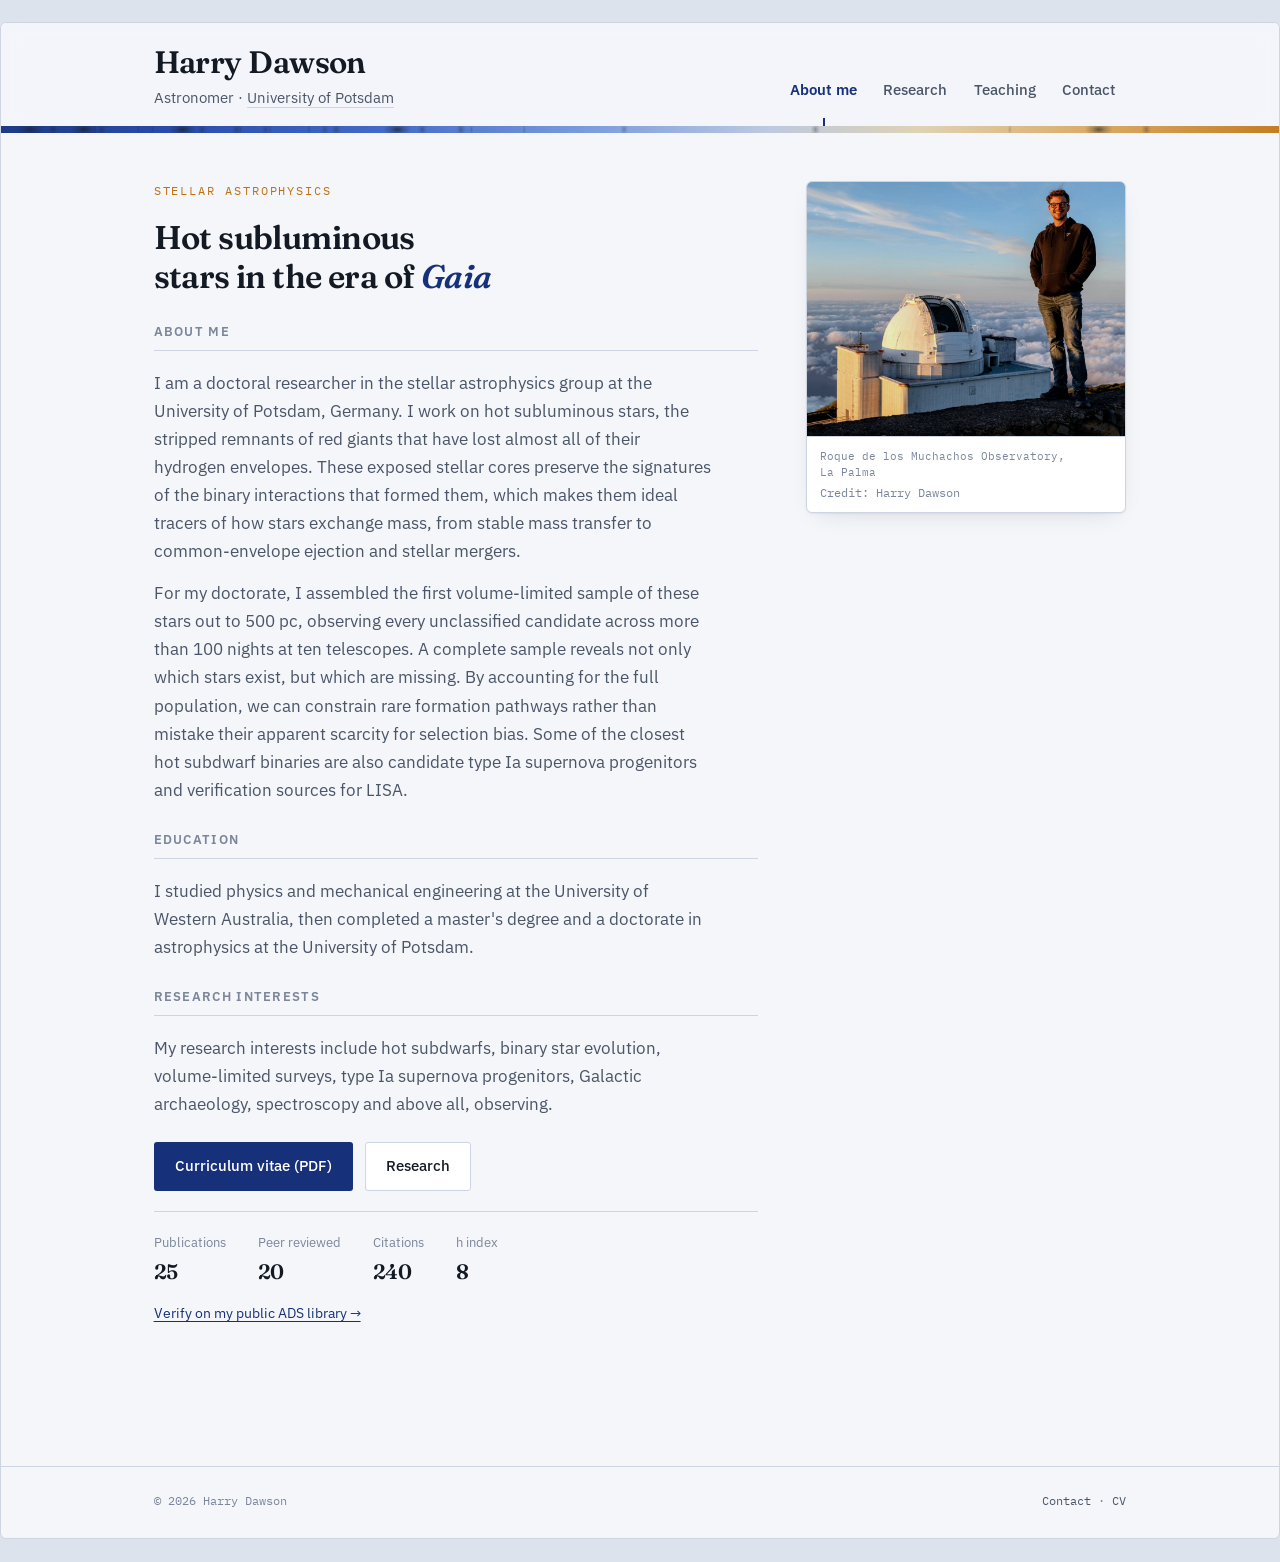
<file: index.html>
<!DOCTYPE html>
<html lang="en">
<head>
<meta charset="utf-8">
<!-- GitHub Pages serves this file at the bare domain. The real home page is
     about-me.html, so send visitors there. Keep this file. -->
<meta http-equiv="refresh" content="0; url=about-me.html">
<link rel="canonical" href="https://harrybadawson.github.io/about-me.html">
<title>Harry Dawson, Astronomer, University of Potsdam</title>
<script>location.replace("about-me.html");</script>
</head>
<body>
<p>Redirecting to <a href="about-me.html">about me</a>.</p>
</body>
</html>
</file>
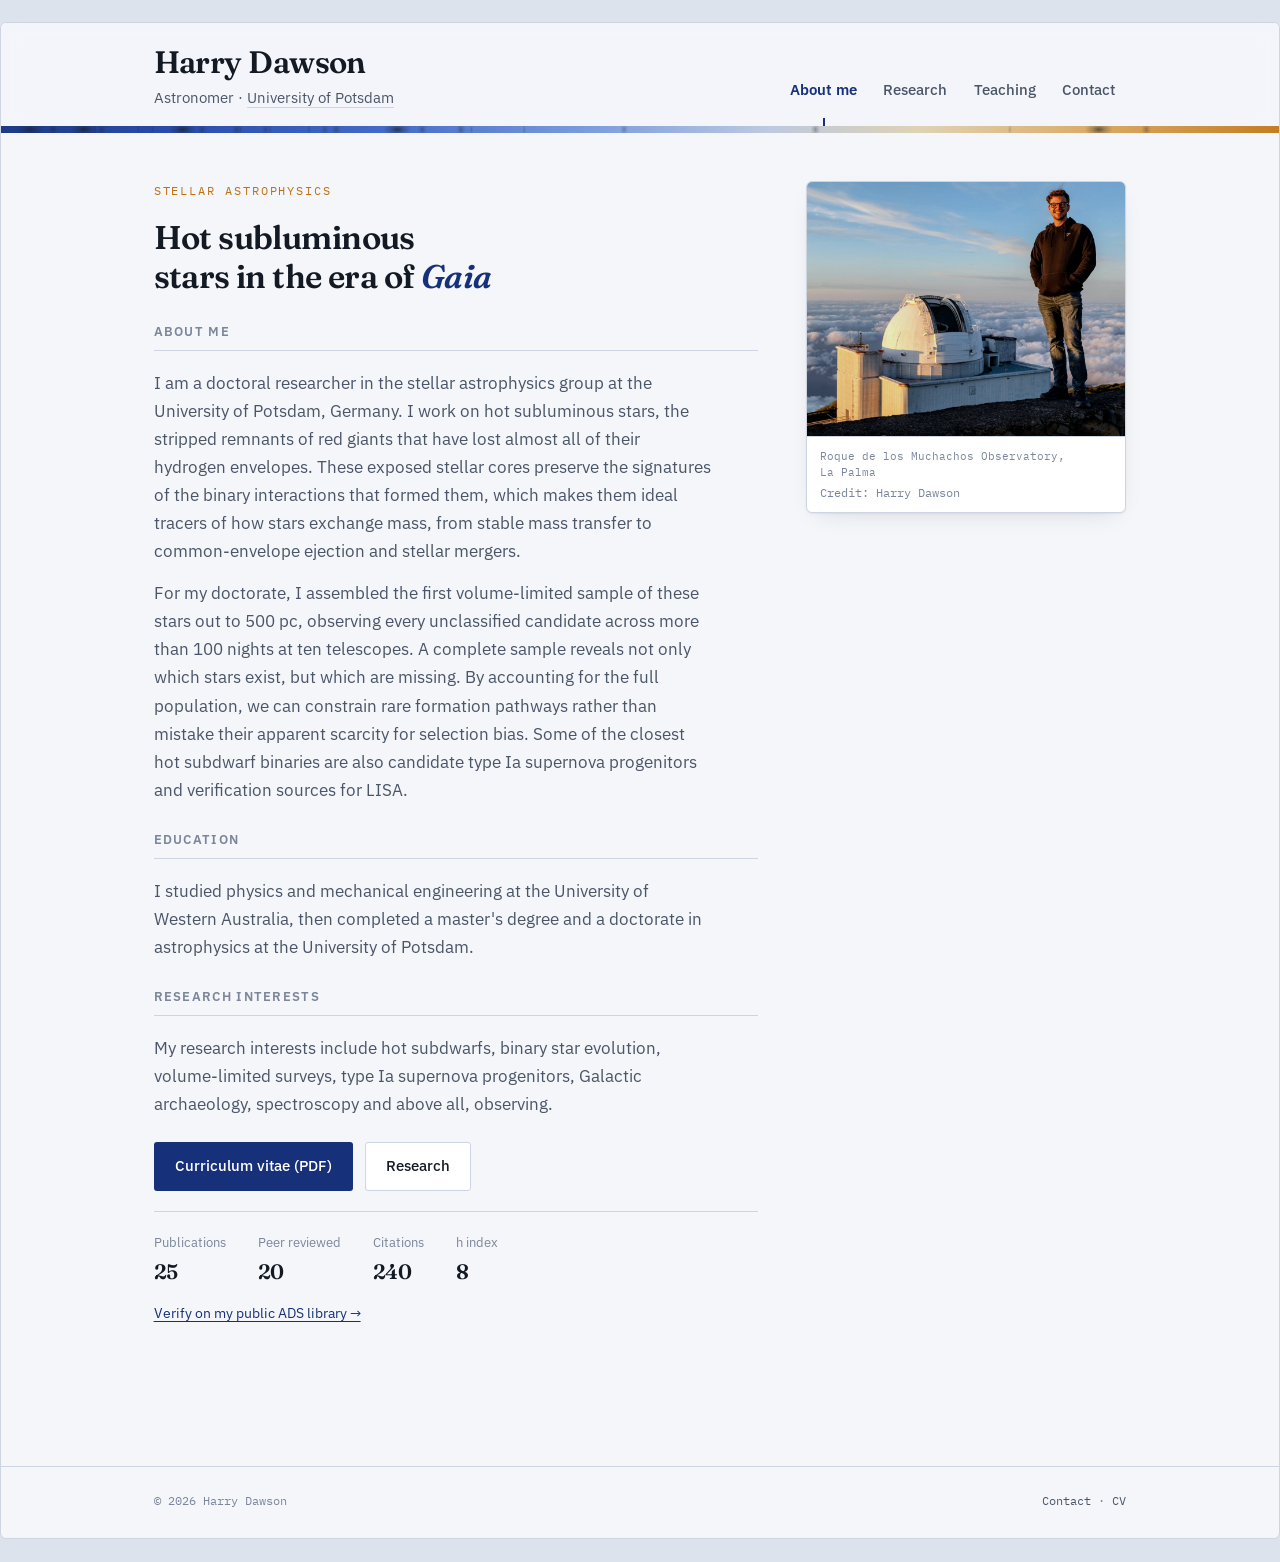
<file: about-me.html>
<!DOCTYPE html>
<html lang="en">
<head>
<meta charset="utf-8">
<meta name="viewport" content="width=device-width, initial-scale=1">
<title>Harry Dawson, Astronomer, University of Potsdam</title>
<meta name="description" content="Harry Dawson, doctoral researcher at the University of Potsdam, working on volume limited samples of hot subluminous stars in the Gaia era.">
<link rel="preconnect" href="https://fonts.googleapis.com">
<link rel="preconnect" href="https://fonts.gstatic.com" crossorigin>
<link href="https://fonts.googleapis.com/css2?family=Fraunces:ital,opsz,wght@0,9..144,400..700;1,9..144,400..700&family=IBM+Plex+Mono:wght@400;500&family=IBM+Plex+Sans:wght@400;500;600&display=swap" rel="stylesheet">
<link rel="stylesheet" href="style.css">
</head>
<body>
<div class="sheet">

<a class="skip" href="#main">Skip to content</a>

<header class="masthead">
  <div class="wrap masthead__bar">
    <div>
      <a class="wordmark" href="about-me.html">Harry Dawson</a>
      <span class="wordmark__role">
        Astronomer ·
        <a href="https://www.astro.physik.uni-potsdam.de/~stellar/index.html" target="_blank" rel="noopener">University of Potsdam</a>
      </span>
    </div>
    <nav class="tabs" aria-label="Main">
      <a class="tabs__link is-current" href="about-me.html" aria-current="page">About me</a>
      <a class="tabs__link" href="research.html">Research</a>
      <a class="tabs__link" href="teaching.html">Teaching</a>
      <a class="tabs__link" href="contact.html">Contact</a>
    </nav>
  </div>
  <div class="spectrum" role="presentation"></div>
</header>

<main id="main">

  <section class="hero">
    <div class="wrap hero__grid">
      <div>
        <p class="eyebrow rise">Stellar astrophysics</p>
        <h1 class="hero__title rise">Hot subluminous stars in the era of <em>Gaia</em></h1>

        <h2 class="section__title rise" style="margin-top:1.75rem">About me</h2>

        <p class="hero__standfirst rise">
          I am a doctoral researcher in the stellar astrophysics group at the University
          of Potsdam, Germany. I work on hot subluminous stars, the stripped remnants of
          red giants that have lost almost all of their hydrogen envelopes. These exposed
          stellar cores preserve the signatures of the binary interactions that formed them,
          which makes them ideal tracers of how stars exchange mass, from stable mass transfer
          to common-envelope ejection and stellar mergers.
        </p>
        <p class="hero__standfirst rise">
          For my doctorate, I assembled the first volume-limited sample of these stars out
          to 500 pc, observing every unclassified candidate across more than 100 nights at
          ten telescopes. A complete sample reveals not only which stars exist, but which
          are missing. By accounting for the full population, we can constrain rare formation
          pathways rather than mistake their apparent scarcity for selection bias. Some of
          the closest hot subdwarf binaries are also candidate type Ia supernova progenitors and
          verification sources for LISA.
        </p>

        <h2 class="section__title rise" style="margin-top:1.75rem">Education</h2>

        <p class="hero__standfirst rise">
          I studied physics and mechanical engineering at the University of Western
          Australia, then completed a master's degree and a doctorate in astrophysics at
          the University of Potsdam.
        </p>

        <h2 class="section__title rise" style="margin-top:1.75rem">Research interests</h2>

        <p class="hero__standfirst rise">
          My research interests include hot subdwarfs, binary star evolution,
          volume-limited surveys, type Ia supernova progenitors, Galactic archaeology,
          spectroscopy and above all, observing.
        </p>

        <div class="actions rise">
          <a class="btn btn--solid" href="assets/harry-dawson-cv.pdf" target="_blank" rel="noopener">Curriculum vitae (PDF)</a>
          <a class="btn btn--line" href="research.html">Research</a>
        </div>

        <dl class="stats rise">
          <div><dt>Publications</dt><dd>25</dd></div>
          <div><dt>Peer reviewed</dt><dd>20</dd></div>
          <div><dt>Citations</dt><dd>240</dd></div>
          <div><dt>h index</dt><dd>8</dd></div>
        </dl>
        <p class="stats__source rise">
          <a href="https://ui.adsabs.harvard.edu/public-libraries/7NzicZAxSs22jv9Sv9Si5w" target="_blank" rel="noopener">Verify on my public ADS library →</a>
        </p>
      </div>

      <figure class="portrait rise">
        <img src="assets/harry-dawson.jpg"
             alt="Harry Dawson standing beside a telescope dome above the clouds at Roque de los Muchachos Observatory, La Palma."
             width="1100" height="880">
        <figcaption>
          Roque de los Muchachos Observatory, La&nbsp;Palma<br>
          <span class="credit">Credit: Harry Dawson</span>
        </figcaption>
      </figure>
    </div>
  </section>

</main>

<footer class="foot">
  <div class="wrap foot__inner">
    <span>© 2026 Harry Dawson</span>
    <span><a href="contact.html">Contact</a> · <a href="assets/harry-dawson-cv.pdf" target="_blank" rel="noopener">CV</a></span>
  </div>
</footer>

</div>
</body>
</html>
</file>
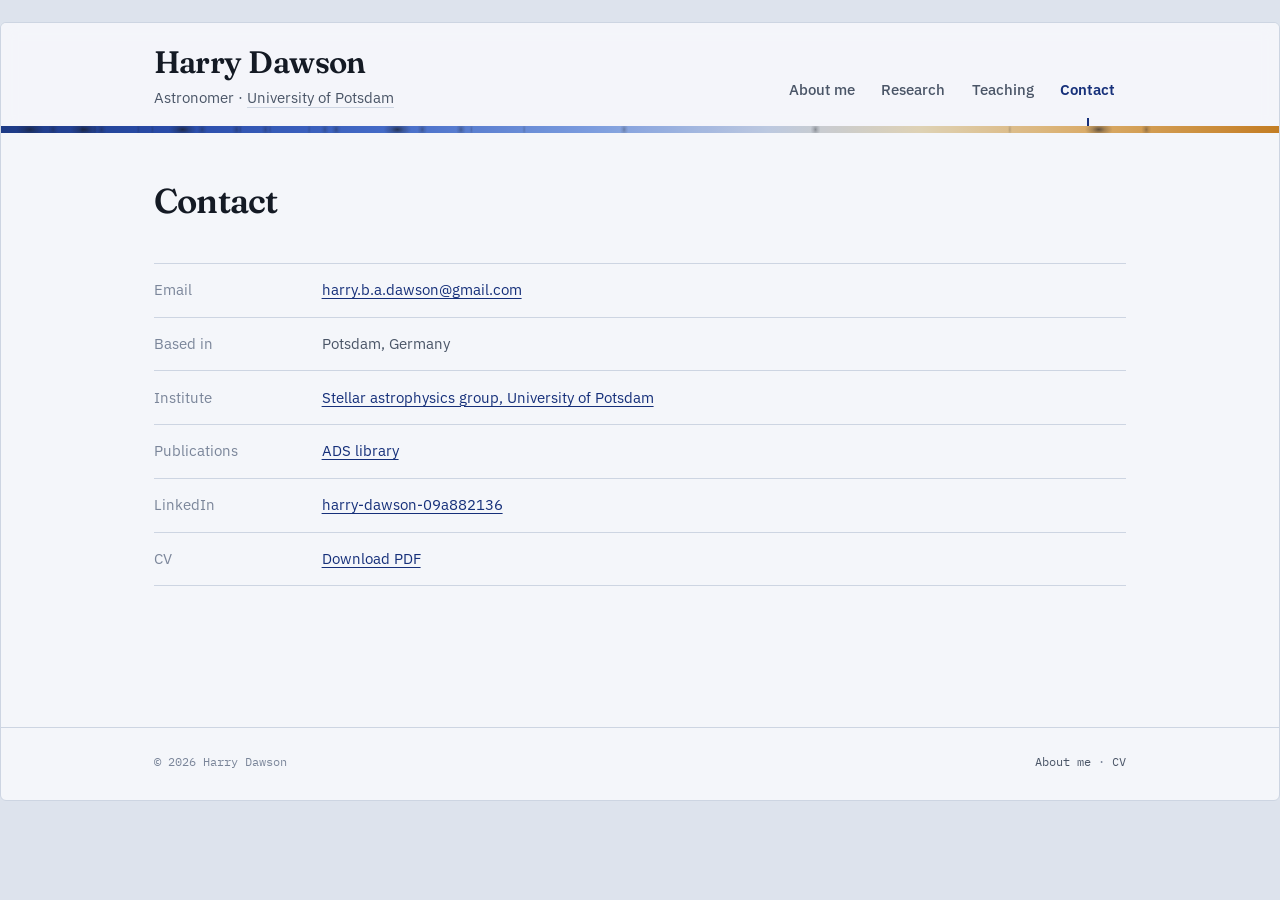
<file: contact.html>
<!DOCTYPE html>
<html lang="en">
<head>
<meta charset="utf-8">
<meta name="viewport" content="width=device-width, initial-scale=1">
<title>Contact, Harry Dawson</title>
<meta name="description" content="Contact details for Harry Dawson, University of Potsdam.">
<link rel="preconnect" href="https://fonts.googleapis.com">
<link rel="preconnect" href="https://fonts.gstatic.com" crossorigin>
<link href="https://fonts.googleapis.com/css2?family=Fraunces:ital,opsz,wght@0,9..144,400..700;1,9..144,400..700&family=IBM+Plex+Mono:wght@400;500&family=IBM+Plex+Sans:wght@400;500;600&display=swap" rel="stylesheet">
<link rel="stylesheet" href="style.css">
</head>
<body>
<div class="sheet">

<a class="skip" href="#main">Skip to content</a>

<header class="masthead">
  <div class="wrap masthead__bar">
    <div>
      <a class="wordmark" href="about-me.html">Harry Dawson</a>
      <span class="wordmark__role">
        Astronomer ·
        <a href="https://www.astro.physik.uni-potsdam.de/~stellar/index.html" target="_blank" rel="noopener">University of Potsdam</a>
      </span>
    </div>
    <nav class="tabs" aria-label="Main">
      <a class="tabs__link" href="about-me.html">About me</a>
      <a class="tabs__link" href="research.html">Research</a>
      <a class="tabs__link" href="teaching.html">Teaching</a>
      <a class="tabs__link is-current" href="contact.html" aria-current="page">Contact</a>
    </nav>
  </div>
  <div class="spectrum" role="presentation"></div>
</header>

<main id="main">

  <section class="pagehead">
    <div class="wrap">
      <h1 class="pagehead__title">Contact</h1>
    </div>
  </section>

  <section class="section" style="padding-top: 1.75rem">
    <div class="wrap">
      <div class="rows">

        <div class="row">
          <p class="row__when">Email</p>
          <p class="row__where"><a href="mailto:harry.b.a.dawson@gmail.com">harry.b.a.dawson@gmail.com</a></p>
        </div>

        <div class="row">
          <p class="row__when">Based in</p>
          <p class="row__where">Potsdam, Germany</p>
        </div>

        <div class="row">
          <p class="row__when">Institute</p>
          <p class="row__where">
            <a href="https://www.astro.physik.uni-potsdam.de/~stellar/index.html" target="_blank" rel="noopener">Stellar astrophysics group, University of Potsdam</a>
          </p>
        </div>

        <div class="row">
          <p class="row__when">Publications</p>
          <p class="row__where"><a href="https://ui.adsabs.harvard.edu/public-libraries/7NzicZAxSs22jv9Sv9Si5w" target="_blank" rel="noopener">ADS library</a></p>
        </div>

        <div class="row">
          <p class="row__when">LinkedIn</p>
          <p class="row__where"><a href="https://www.linkedin.com/in/harry-dawson-09a882136/" target="_blank" rel="noopener">harry-dawson-09a882136</a></p>
        </div>

        <div class="row">
          <p class="row__when">CV</p>
          <p class="row__where"><a href="assets/harry-dawson-cv.pdf" target="_blank" rel="noopener">Download PDF</a></p>
        </div>

      </div>
    </div>
  </section>

</main>

<footer class="foot">
  <div class="wrap foot__inner">
    <span>© 2026 Harry Dawson</span>
    <span><a href="about-me.html">About me</a> · <a href="assets/harry-dawson-cv.pdf" target="_blank" rel="noopener">CV</a></span>
  </div>
</footer>

</div>
</body>
</html>
</file>
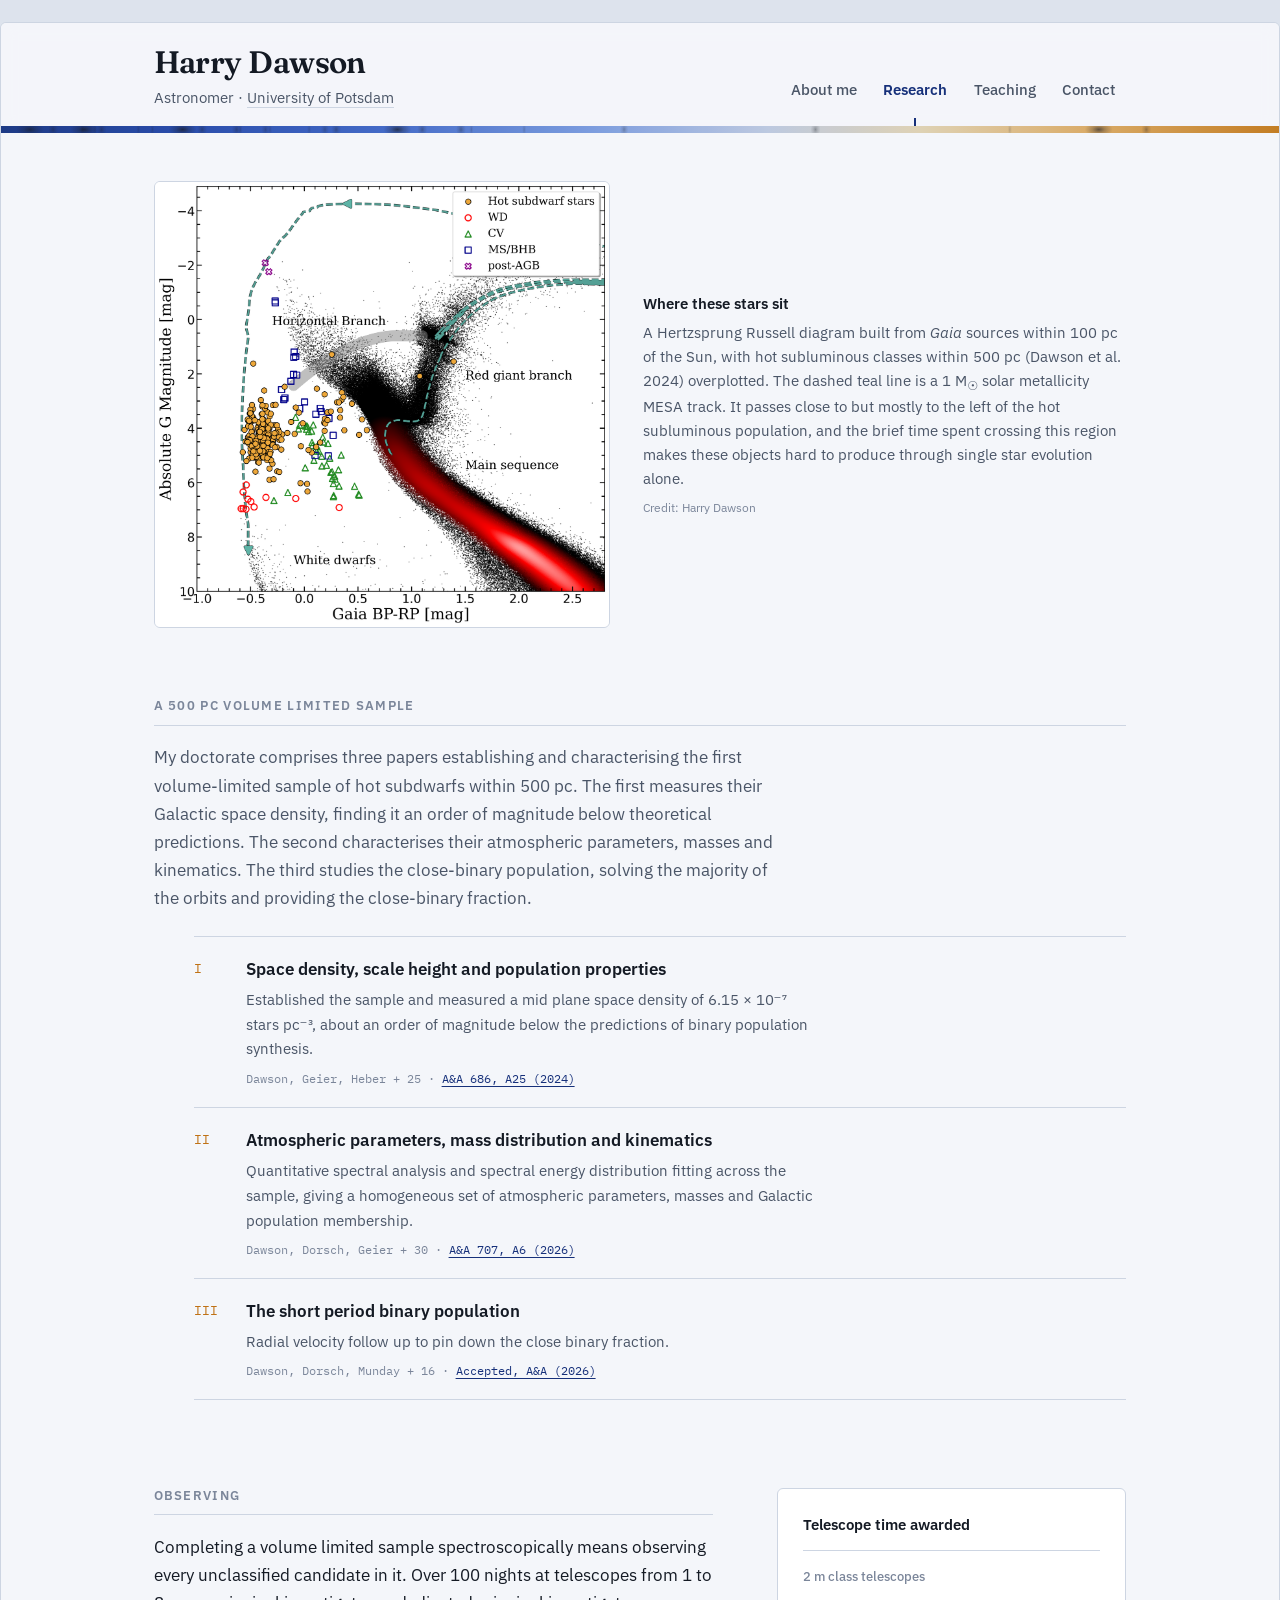
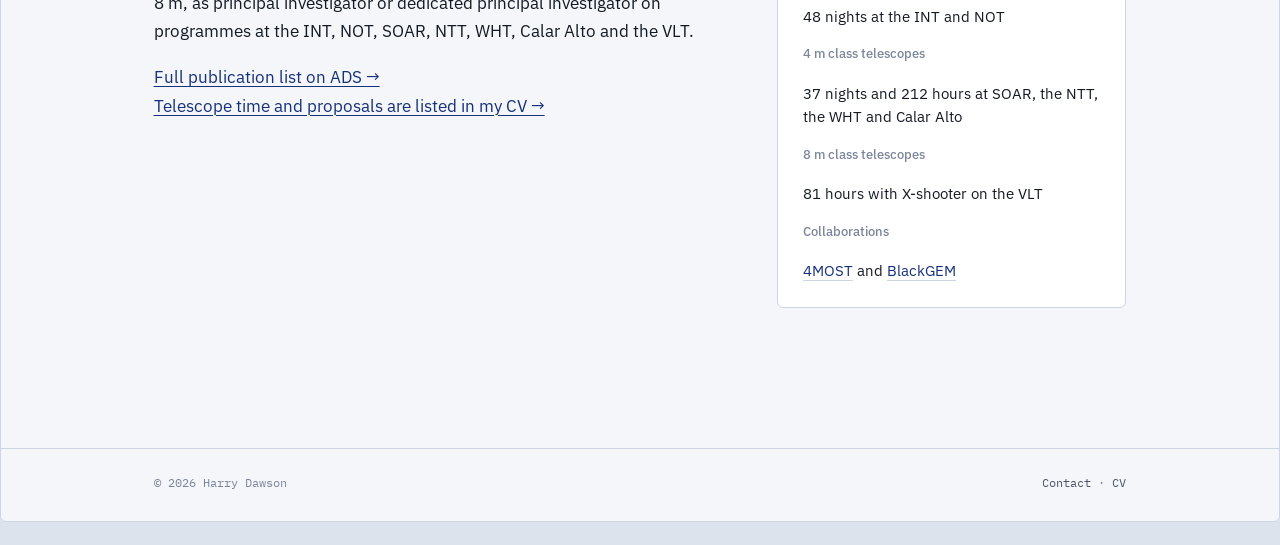
<file: research.html>
<!DOCTYPE html>
<html lang="en">
<head>
<meta charset="utf-8">
<meta name="viewport" content="width=device-width, initial-scale=1">
<title>Research, Harry Dawson</title>
<meta name="description" content="A 500 pc volume limited sample of hot subluminous stars covering classification, atmospheric parameters and the close binary population.">
<link rel="preconnect" href="https://fonts.googleapis.com">
<link rel="preconnect" href="https://fonts.gstatic.com" crossorigin>
<link href="https://fonts.googleapis.com/css2?family=Fraunces:ital,opsz,wght@0,9..144,400..700;1,9..144,400..700&family=IBM+Plex+Mono:wght@400;500&family=IBM+Plex+Sans:wght@400;500;600&display=swap" rel="stylesheet">
<link rel="stylesheet" href="style.css">
</head>
<body>
<div class="sheet">

<a class="skip" href="#main">Skip to content</a>

<header class="masthead">
  <div class="wrap masthead__bar">
    <div>
      <a class="wordmark" href="about-me.html">Harry Dawson</a>
      <span class="wordmark__role">
        Astronomer ·
        <a href="https://www.astro.physik.uni-potsdam.de/~stellar/index.html" target="_blank" rel="noopener">University of Potsdam</a>
      </span>
    </div>
    <nav class="tabs" aria-label="Main">
      <a class="tabs__link" href="about-me.html">About me</a>
      <a class="tabs__link is-current" href="research.html" aria-current="page">Research</a>
      <a class="tabs__link" href="teaching.html">Teaching</a>
      <a class="tabs__link" href="contact.html">Contact</a>
    </nav>
  </div>
  <div class="spectrum" role="presentation"></div>
</header>

<main id="main">

  <section class="section" style="padding-top: clamp(2rem, 1.5rem + 2vw, 3rem)">
    <div class="wrap">
      <h1 class="visually-hidden">Research</h1>
      <figure class="figure">
        <img src="assets/gaia-hrd.png"
             alt="Hertzsprung Russell diagram from Gaia sources within 100 pc, with hot subluminous star classes from the 500 pc sample overplotted and a 1 solar mass MESA evolutionary track shown as a dashed teal line."
             width="1400" height="1373">
        <figcaption>
          <b>Where these stars sit</b>
          A Hertzsprung Russell diagram built from <em>Gaia</em> sources within 100 pc of the
          Sun, with hot subluminous classes within 500 pc (Dawson et al. 2024) overplotted.
          The dashed teal line is a 1 M<sub>☉</sub> solar metallicity MESA track. It passes
          close to but mostly to the left of the hot subluminous population, and the brief
          time spent crossing this region makes these objects hard to produce through single
          star evolution alone.
          <span class="credit">Credit: Harry Dawson</span>
        </figcaption>
      </figure>
    </div>
  </section>

  <section class="section">
    <div class="wrap">
      <h2 class="section__title">A 500 pc volume limited sample</h2>
      <p class="pagehead__intro" style="margin-bottom:1.5rem">
        My doctorate comprises three papers establishing and characterising the first
        volume-limited sample of hot subdwarfs within 500 pc. The first measures their
        Galactic space density, finding it an order of magnitude below theoretical
        predictions. The second characterises their atmospheric parameters, masses and
        kinematics. The third studies the close-binary population, solving the majority
        of the orbits and providing the close-binary fraction.
      </p>

      <ol class="series">
        <li class="series__item">
          <span class="series__num">I</span>
          <div>
            <p class="series__name">Space density, scale height and population properties</p>
            <p class="series__body">
              Established the sample and measured a mid plane space density of
              6.15 × 10⁻⁷ stars pc⁻³, about an order of magnitude below the predictions of
              binary population synthesis.
            </p>
            <p class="series__ref">
              Dawson, Geier, Heber + 25 ·
              <a href="https://ui.adsabs.harvard.edu/abs/2024A%26A...686A..25D/abstract" target="_blank" rel="noopener">A&amp;A 686, A25 (2024)</a>
            </p>
          </div>
        </li>

        <li class="series__item">
          <span class="series__num">II</span>
          <div>
            <p class="series__name">Atmospheric parameters, mass distribution and kinematics</p>
            <p class="series__body">
              Quantitative spectral analysis and spectral energy distribution fitting across
              the sample, giving a homogeneous set of atmospheric parameters, masses and
              Galactic population membership.
            </p>
            <p class="series__ref">
              Dawson, Dorsch, Geier + 30 ·
              <a href="https://ui.adsabs.harvard.edu/abs/2026A%26A...707A...6D/abstract" target="_blank" rel="noopener">A&amp;A 707, A6 (2026)</a>
            </p>
          </div>
        </li>

        <li class="series__item">
          <span class="series__num">III</span>
          <div>
            <p class="series__name">The short period binary population</p>
            <p class="series__body">
              Radial velocity follow up to pin down the close binary fraction.
            </p>
            <p class="series__ref">
              Dawson, Dorsch, Munday + 16 ·
              <a href="https://ui.adsabs.harvard.edu/abs/2026arXiv260827673D/abstract" target="_blank" rel="noopener">Accepted, A&amp;A (2026)</a>
            </p>
          </div>
        </li>
      </ol>
    </div>
  </section>

  <section class="section">
    <div class="wrap split">
      <div class="prose">
        <h2 class="section__title">Observing</h2>
        <p>
          Completing a volume limited sample spectroscopically means observing every
          unclassified candidate in it.
          Over 100 nights at telescopes from 1 to 8 m, as principal investigator or
          dedicated principal investigator on programmes at the INT, NOT, SOAR, NTT, WHT,
          Calar Alto and the VLT.
        </p>
        <p>
          <a href="https://ui.adsabs.harvard.edu/public-libraries/7NzicZAxSs22jv9Sv9Si5w" target="_blank" rel="noopener">Full publication list on ADS →</a><br>
          <a href="assets/harry-dawson-cv.pdf" target="_blank" rel="noopener">Telescope time and proposals are listed in my CV →</a>
        </p>
      </div>

      <aside class="datacard">
        <p class="datacard__head">Telescope time awarded</p>
        <dl>
          <dt>2 m class telescopes</dt>
          <dd>48 nights at the INT and NOT</dd>

          <dt>4 m class telescopes</dt>
          <dd>37 nights and 212 hours at SOAR, the NTT, the WHT and Calar Alto</dd>

          <dt>8 m class telescopes</dt>
          <dd>81 hours with X-shooter on the VLT</dd>

          <dt>Collaborations</dt>
          <dd>
            <a href="https://www.4most.eu/cms/home/" target="_blank" rel="noopener">4MOST</a> and
            <a href="https://astro.ru.nl/blackgem/" target="_blank" rel="noopener">BlackGEM</a>
          </dd>
        </dl>
      </aside>
    </div>
  </section>

</main>

<footer class="foot">
  <div class="wrap foot__inner">
    <span>© 2026 Harry Dawson</span>
    <span><a href="contact.html">Contact</a> · <a href="assets/harry-dawson-cv.pdf" target="_blank" rel="noopener">CV</a></span>
  </div>
</footer>

</div>
</body>
</html>
</file>
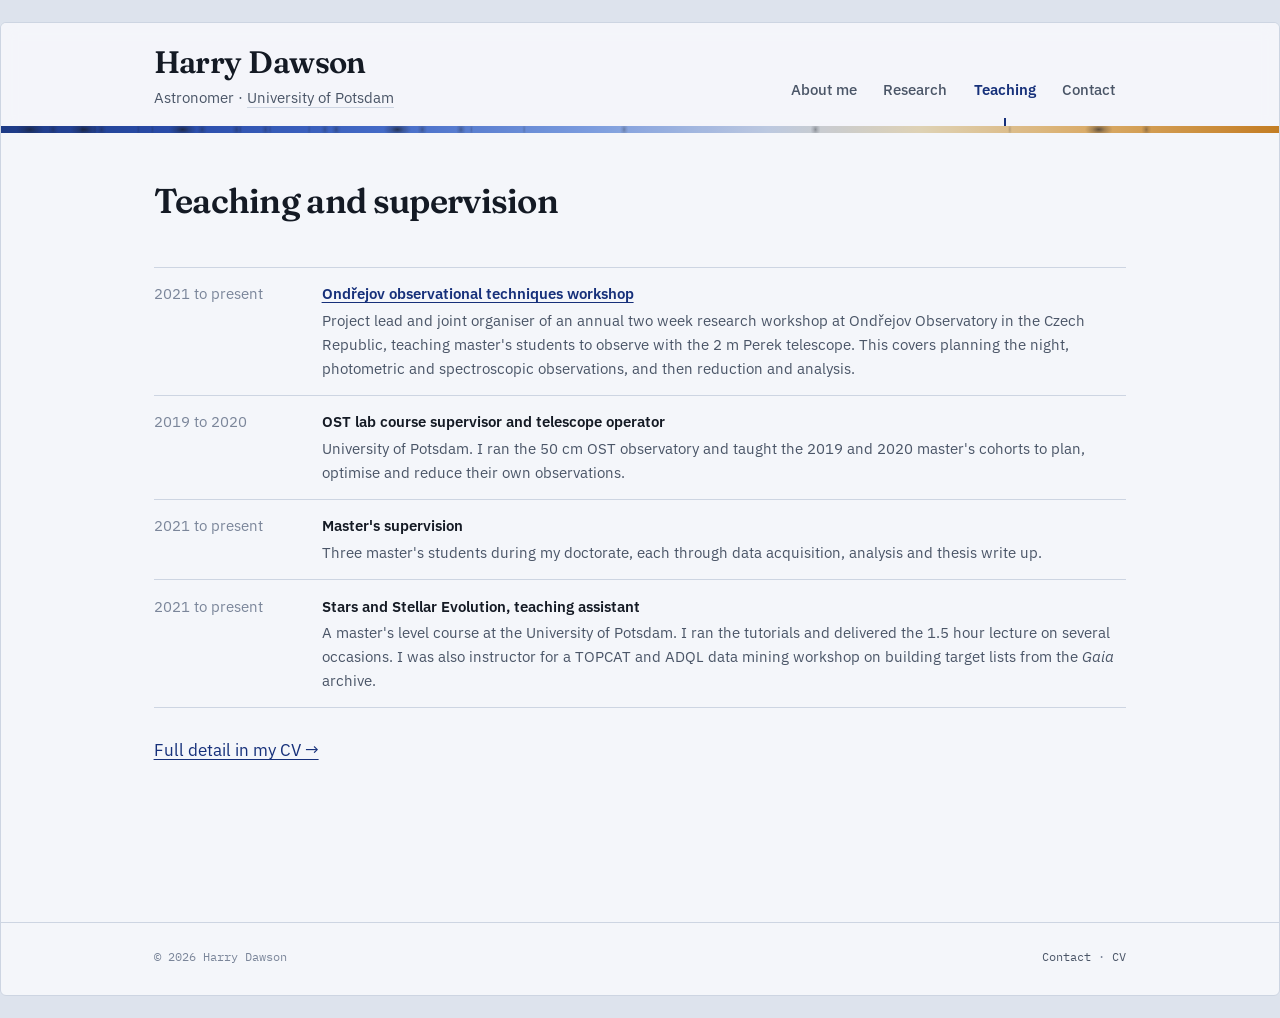
<file: teaching.html>
<!DOCTYPE html>
<html lang="en">
<head>
<meta charset="utf-8">
<meta name="viewport" content="width=device-width, initial-scale=1">
<title>Teaching, Harry Dawson</title>
<meta name="description" content="Teaching, student supervision and observational workshops by Harry Dawson at the University of Potsdam and Ondřejov Observatory.">
<link rel="preconnect" href="https://fonts.googleapis.com">
<link rel="preconnect" href="https://fonts.gstatic.com" crossorigin>
<link href="https://fonts.googleapis.com/css2?family=Fraunces:ital,opsz,wght@0,9..144,400..700;1,9..144,400..700&family=IBM+Plex+Mono:wght@400;500&family=IBM+Plex+Sans:wght@400;500;600&display=swap" rel="stylesheet">
<link rel="stylesheet" href="style.css">
</head>
<body>
<div class="sheet">

<a class="skip" href="#main">Skip to content</a>

<header class="masthead">
  <div class="wrap masthead__bar">
    <div>
      <a class="wordmark" href="about-me.html">Harry Dawson</a>
      <span class="wordmark__role">
        Astronomer ·
        <a href="https://www.astro.physik.uni-potsdam.de/~stellar/index.html" target="_blank" rel="noopener">University of Potsdam</a>
      </span>
    </div>
    <nav class="tabs" aria-label="Main">
      <a class="tabs__link" href="about-me.html">About me</a>
      <a class="tabs__link" href="research.html">Research</a>
      <a class="tabs__link is-current" href="teaching.html" aria-current="page">Teaching</a>
      <a class="tabs__link" href="contact.html">Contact</a>
    </nav>
  </div>
  <div class="spectrum" role="presentation"></div>
</header>

<main id="main">

  <section class="pagehead">
    <div class="wrap">
      <h1 class="pagehead__title">Teaching and supervision</h1>
    </div>
  </section>

  <section class="section" style="padding-top: 2rem">
    <div class="wrap">
      <div class="rows">

        <div class="row">
          <p class="row__when">2021 to present</p>
          <div>
            <p class="row__what">
              <a href="https://stel.asu.cas.cz/en/workshop-2026/" target="_blank" rel="noopener">Ondřejov observational techniques workshop</a>
            </p>
            <p class="row__where">
              Project lead and joint organiser of an annual two week research workshop at
              Ondřejov Observatory in the Czech Republic, teaching master's students to
              observe with the 2 m Perek telescope. This covers planning the night,
              photometric and spectroscopic observations, and then reduction and analysis.
            </p>
          </div>
        </div>

        <div class="row">
          <p class="row__when">2019 to 2020</p>
          <div>
            <p class="row__what">OST lab course supervisor and telescope operator</p>
            <p class="row__where">
              University of Potsdam. I ran the 50 cm OST observatory and taught the 2019
              and 2020 master's cohorts to plan, optimise and reduce their own observations.
            </p>
          </div>
        </div>

        <div class="row">
          <p class="row__when">2021 to present</p>
          <div>
            <p class="row__what">Master's supervision</p>
            <p class="row__where">
              Three master's students during my doctorate, each through data acquisition,
              analysis and thesis write up.
            </p>
          </div>
        </div>

        <div class="row">
          <p class="row__when">2021 to present</p>
          <div>
            <p class="row__what">Stars and Stellar Evolution, teaching assistant</p>
            <p class="row__where">
              A master's level course at the University of Potsdam. I ran the tutorials and
              delivered the 1.5 hour lecture on several occasions. I was also instructor for
              a TOPCAT and ADQL data mining workshop on building target lists from the
              <em>Gaia</em> archive.
            </p>
          </div>
        </div>

      </div>

      <p style="margin-top:1.75rem">
        <a href="assets/harry-dawson-cv.pdf" target="_blank" rel="noopener">Full detail in my CV →</a>
      </p>
    </div>
  </section>

</main>

<footer class="foot">
  <div class="wrap foot__inner">
    <span>© 2026 Harry Dawson</span>
    <span><a href="contact.html">Contact</a> · <a href="assets/harry-dawson-cv.pdf" target="_blank" rel="noopener">CV</a></span>
  </div>
</footer>

</div>
</body>
</html>
</file>
<file: style.css>
/* ============================================================
   Harry Dawson — personal site
   Palette logic: a binary pair. Blue = the hot subdwarf,
   amber = the cool companion. Everything else is plate-grey.
   ============================================================ */

:root {
  /* colour */
  --ground:     #dde3ed;
  --paper:      #f4f6fa;
  --card:       #ffffff;
  --ink:        #141a24;
  --ink-soft:   #4a5567;
  --ink-faint:  #7b869a;
  --rule:       #cdd5e2;
  --sdb:        #16307a;   /* hot component */
  --sdb-lift:   #2b50b8;
  --companion:  #bf7114;   /* cool component */

  /* type */
  --display: "Fraunces", "Iowan Old Style", Georgia, serif;
  --body:    "IBM Plex Sans", "Segoe UI", system-ui, sans-serif;
  --mono:    "IBM Plex Mono", ui-monospace, "SF Mono", Menlo, monospace;

  /* measure + rhythm */
  --wrap:  66rem;
  --gap:   clamp(1.5rem, 1rem + 2vw, 3rem);
  --bay:   clamp(2.75rem, 2rem + 3vw, 4.5rem);
  --radius: 3px;

  /* the page sits on a tinted ground with a margin around it */
  --margin: clamp(0rem, -1rem + 3vw, 2.5rem);
}

*, *::before, *::after { box-sizing: border-box; }

html {
  -webkit-text-size-adjust: 100%;
  scroll-behavior: smooth;
  background: var(--ground);
}

body {
  margin: 0;
  background: var(--ground);
  color: var(--ink);
  font-family: var(--body);
  font-size: 1.0625rem;
  line-height: 1.65;
  font-variant-numeric: tabular-nums;
  -webkit-font-smoothing: antialiased;
}

/* the sheet: an inset page floating on the ground colour */
.sheet {
  max-width: 84rem;
  margin-inline: auto;
  background: var(--paper);
  border-inline: 1px solid var(--rule);
  min-height: 100vh;
}
@media (min-width: 48rem) {
  .sheet {
    margin-block: var(--margin);
    min-height: 0;
    border: 1px solid var(--rule);
    border-radius: calc(var(--radius) * 2);
    overflow: clip;
  }
}

/* height:auto is load-bearing — without it the width/height attributes make both
   dimensions definite and any aspect-ratio below is ignored. */
img { max-width: 100%; height: auto; display: block; }

a { color: var(--sdb); text-decoration-thickness: 1px; text-underline-offset: 3px; }
a:hover { color: var(--sdb-lift); }

:focus-visible {
  outline: 2px solid var(--sdb-lift);
  outline-offset: 3px;
  border-radius: 2px;
}

.wrap {
  width: 100%;
  max-width: var(--wrap);
  margin-inline: auto;
  padding-inline: var(--gap);
}

.visually-hidden {
  position: absolute;
  width: 1px; height: 1px;
  margin: -1px; padding: 0;
  overflow: hidden;
  clip-path: inset(50%);
  white-space: nowrap;
}

.skip {
  position: absolute;
  left: -9999px;
  top: 0;
  background: var(--ink);
  color: #fff;
  padding: 0.6rem 1rem;
  z-index: 50;
}
.skip:focus { left: 0.5rem; top: 0.5rem; }

/* ---------- header + the spectrum rule (signature) ---------- */

.masthead {
  position: sticky;
  top: 0;
  z-index: 20;
  background: color-mix(in srgb, var(--paper) 90%, transparent);
  backdrop-filter: blur(8px);
}

.masthead__bar {
  display: flex;
  align-items: flex-end;
  justify-content: space-between;
  gap: var(--gap);
  flex-wrap: wrap;
  padding-block: 1.35rem 0.95rem;
}

.wordmark {
  font-family: var(--display);
  font-weight: 600;
  font-size: clamp(1.55rem, 1.3rem + 0.8vw, 1.95rem);
  font-variation-settings: "SOFT" 20, "WONK" 1, "opsz" 24;
  letter-spacing: -0.018em;
  line-height: 1.1;
  color: var(--ink);
  text-decoration: none;
  white-space: nowrap;
}
.wordmark:hover { color: var(--sdb); }
.wordmark__role {
  display: block;
  font-family: var(--body);
  font-size: 0.9375rem;
  font-weight: 400;
  letter-spacing: 0;
  text-transform: none;
  color: var(--ink-soft);
  margin-top: 0.3rem;
  white-space: normal;
}
.wordmark__role a { color: var(--ink-soft); text-decoration: none; border-bottom: 1px solid var(--rule); }
.wordmark__role a:hover { color: var(--sdb); border-bottom-color: var(--sdb); }

/* nav tabs */
.tabs { display: flex; gap: 0.25rem; flex-wrap: wrap; }

.tabs__link {
  position: relative;
  display: block;
  padding: 0.45rem 0.7rem 0.5rem;
  font-size: 0.9375rem;
  font-weight: 500;
  color: var(--ink-soft);
  text-decoration: none;
  border-radius: var(--radius);
  transition: color 0.18s ease, background-color 0.18s ease;
}
.tabs__link:hover { color: var(--ink); background: rgba(22, 48, 122, 0.06); }

/* the active tab is marked like an absorption line in the rule below */
.tabs__link.is-current { color: var(--sdb); font-weight: 600; }
.tabs__link.is-current::after {
  content: "";
  position: absolute;
  left: 50%;
  bottom: -0.95rem;      /* == .masthead__bar padding-bottom, so it meets the rule */
  width: 2px;
  height: 0.5rem;
  background: var(--sdb);
  transform: translateX(-50%);
}

/* continuum plus absorption lines of a hot subdwarf, drawn entirely in CSS.
   Wavelength 3900-7000 A maps linearly to 0-100% width. Balmer lines are the
   widest because they are pressure broadened at log g around 5.5, then He I,
   He II, and sharp metal lines. */
.spectrum {
  height: 7px;
  background-image:
    radial-gradient(ellipse 1.097% 100% at 85.897% 50%, rgba(12,16,26,0.62) 0%, rgba(12,16,26,0.260) 45%, rgba(12,16,26,0) 100%),
    radial-gradient(ellipse 1.097% 100% at 31.010% 50%, rgba(12,16,26,0.7) 0%, rgba(12,16,26,0.294) 45%, rgba(12,16,26,0) 100%),
    radial-gradient(ellipse 1.097% 100% at 14.210% 50%, rgba(12,16,26,0.72) 0%, rgba(12,16,26,0.302) 45%, rgba(12,16,26,0) 100%),
    radial-gradient(ellipse 1.097% 100% at 6.506% 50%, rgba(12,16,26,0.7) 0%, rgba(12,16,26,0.294) 45%, rgba(12,16,26,0) 100%),
    radial-gradient(ellipse 1.097% 100% at 2.261% 50%, rgba(12,16,26,0.62) 0%, rgba(12,16,26,0.260) 45%, rgba(12,16,26,0) 100%),
    radial-gradient(ellipse 0.387% 100% at 18.435% 50%, rgba(12,16,26,0.34) 0%, rgba(12,16,26,0.143) 45%, rgba(12,16,26,0) 100%),
    radial-gradient(ellipse 0.387% 100% at 15.739% 50%, rgba(12,16,26,0.34) 0%, rgba(12,16,26,0.143) 45%, rgba(12,16,26,0) 100%),
    radial-gradient(ellipse 0.387% 100% at 4.071% 50%, rgba(12,16,26,0.34) 0%, rgba(12,16,26,0.143) 45%, rgba(12,16,26,0) 100%),
    radial-gradient(ellipse 0.387% 100% at 32.965% 50%, rgba(12,16,26,0.34) 0%, rgba(12,16,26,0.143) 45%, rgba(12,16,26,0) 100%),
    radial-gradient(ellipse 0.387% 100% at 35.990% 50%, rgba(12,16,26,0.34) 0%, rgba(12,16,26,0.143) 45%, rgba(12,16,26,0) 100%),
    radial-gradient(ellipse 0.387% 100% at 63.729% 50%, rgba(12,16,26,0.34) 0%, rgba(12,16,26,0.143) 45%, rgba(12,16,26,0) 100%),
    radial-gradient(ellipse 0.387% 100% at 89.619% 50%, rgba(12,16,26,0.34) 0%, rgba(12,16,26,0.143) 45%, rgba(12,16,26,0) 100%),
    radial-gradient(ellipse 0.387% 100% at 7.865% 50%, rgba(12,16,26,0.34) 0%, rgba(12,16,26,0.143) 45%, rgba(12,16,26,0) 100%),
    radial-gradient(ellipse 0.387% 100% at 26.229% 50%, rgba(12,16,26,0.34) 0%, rgba(12,16,26,0.143) 45%, rgba(12,16,26,0) 100%),
    radial-gradient(ellipse 0.323% 100% at 25.345% 50%, rgba(12,16,26,0.28) 0%, rgba(12,16,26,0.118) 45%, rgba(12,16,26,0) 100%),
    radial-gradient(ellipse 0.323% 100% at 48.758% 50%, rgba(12,16,26,0.28) 0%, rgba(12,16,26,0.118) 45%, rgba(12,16,26,0) 100%),
    radial-gradient(ellipse 0.323% 100% at 20.697% 50%, rgba(12,16,26,0.28) 0%, rgba(12,16,26,0.118) 45%, rgba(12,16,26,0) 100%),
    radial-gradient(ellipse 0.161% 100% at 18.748% 50%, rgba(12,16,26,0.2) 0%, rgba(12,16,26,0.084) 45%, rgba(12,16,26,0) 100%),
    radial-gradient(ellipse 0.161% 100% at 21.052% 50%, rgba(12,16,26,0.2) 0%, rgba(12,16,26,0.084) 45%, rgba(12,16,26,0) 100%),
    radial-gradient(ellipse 0.161% 100% at 7.358% 50%, rgba(12,16,26,0.2) 0%, rgba(12,16,26,0.084) 45%, rgba(12,16,26,0) 100%),
    radial-gradient(ellipse 0.161% 100% at 11.848% 50%, rgba(12,16,26,0.2) 0%, rgba(12,16,26,0.084) 45%, rgba(12,16,26,0) 100%),
    radial-gradient(ellipse 0.161% 100% at 6.365% 50%, rgba(12,16,26,0.2) 0%, rgba(12,16,26,0.084) 45%, rgba(12,16,26,0) 100%),
    radial-gradient(ellipse 0.161% 100% at 24.110% 50%, rgba(12,16,26,0.2) 0%, rgba(12,16,26,0.084) 45%, rgba(12,16,26,0) 100%),
    radial-gradient(ellipse 0.161% 100% at 40.935% 50%, rgba(12,16,26,0.2) 0%, rgba(12,16,26,0.084) 45%, rgba(12,16,26,0) 100%),
    radial-gradient(ellipse 0.161% 100% at 10.748% 50%, rgba(12,16,26,0.2) 0%, rgba(12,16,26,0.084) 45%, rgba(12,16,26,0) 100%),
    radial-gradient(ellipse 0.161% 100% at 78.939% 50%, rgba(12,16,26,0.2) 0%, rgba(12,16,26,0.084) 45%, rgba(12,16,26,0) 100%),
    radial-gradient(ellipse 0.161% 100% at 36.806% 50%, rgba(12,16,26,0.2) 0%, rgba(12,16,26,0.084) 45%, rgba(12,16,26,0) 100%),
    linear-gradient(90deg, #11307f 0%, #1f44a6 14%, #3a63c4 30%, #7497dc 46%, #b9c6de 60%, #ddd0b0 72%, #d8a861 85%, #c07617 100%);
  opacity: 0.95;
}

/* ---------- hero ---------- */

.hero { padding-block: clamp(2rem, 1.5rem + 2vw, 3rem) var(--bay); }

.hero__grid {
  display: grid;
  grid-template-columns: minmax(0, 1fr) minmax(0, 20rem);
  gap: clamp(1.75rem, 1rem + 3vw, 3rem);
  align-items: start;
}

.eyebrow {
  font-family: var(--mono);
  font-size: 0.75rem;
  letter-spacing: 0.16em;
  text-transform: uppercase;
  color: var(--companion);
  margin: 0 0 1.1rem;
}

.hero__title {
  font-family: var(--display);
  font-weight: 600;
  font-size: clamp(1.5rem, 1.25rem + 1.1vw, 2.05rem);
  font-variation-settings: "SOFT" 18, "WONK" 0, "opsz" 24;
  line-height: 1.18;
  letter-spacing: -0.018em;
  margin: 0 0 1.1rem;
  text-wrap: balance;
}
.hero__title em {
  font-style: italic;
  font-variation-settings: "SOFT" 30, "WONK" 0, "opsz" 24;
  color: var(--sdb);
}

.hero__standfirst {
  font-size: 1.0625rem;
  line-height: 1.65;
  color: var(--ink-soft);
  max-width: 56ch;
  margin: 0 0 1.5rem;
}
.hero__standfirst + .hero__standfirst { margin-top: -0.6rem; }

.actions { display: flex; gap: 0.75rem; flex-wrap: wrap; }

.btn {
  display: inline-flex;
  align-items: center;
  gap: 0.5rem;
  padding: 0.7rem 1.25rem;
  font-size: 0.9375rem;
  font-weight: 500;
  border-radius: var(--radius);
  border: 1px solid transparent;
  text-decoration: none;
  transition: background-color 0.18s ease, border-color 0.18s ease,
              color 0.18s ease, transform 0.18s ease;
}
.btn:hover { transform: translateY(-1px); }

.btn--solid { background: var(--sdb); color: #fff; }
.btn--solid:hover { background: var(--sdb-lift); color: #fff; }

.btn--line { border-color: var(--rule); color: var(--ink); background: var(--card); }
.btn--line:hover { border-color: var(--sdb); color: var(--sdb); }

/* portrait */
.portrait {
  margin: 0;
  border-radius: 6px;
  overflow: hidden;
  border: 1px solid var(--rule);
  box-shadow: 0 1px 2px rgba(20, 26, 36, 0.06),
              0 8px 24px -12px rgba(20, 26, 36, 0.18);
  background: var(--card);
}
.portrait img {
  width: 100%;
  height: auto;
  aspect-ratio: 5 / 4;
  object-fit: cover;
  display: block;
}
.portrait figcaption {
  font-family: var(--mono);
  font-size: 0.6875rem;
  line-height: 1.5;
  color: var(--ink-faint);
  padding: 0.65rem 0.8rem;
  border-top: 1px solid var(--rule);
}

/* figure with caption, used for the HRD */
/* The image size is set HERE, by this column width, not by the width/height
   attributes on the <img> tag. Those only give the browser the aspect ratio.
   Change 28.5rem to resize the figure. */
.figure {
  margin: 0;
  display: grid;
  grid-template-columns: minmax(0, 28.5rem) minmax(0, 1fr);
  gap: clamp(1.25rem, 0.5rem + 2vw, 2.5rem);
  align-items: center;
}
.figure img {
  width: 100%;
  border: 1px solid var(--rule);
  border-radius: 6px;
  background: var(--card);
}
.figure figcaption {
  font-size: 0.9375rem;
  line-height: 1.6;
  color: var(--ink-soft);
  max-width: 56ch;
}
.figure figcaption b {
  font-size: 0.9375rem;
  font-weight: 600;
  color: var(--ink);
  display: block;
  margin-bottom: 0.35rem;
}

@media (max-width: 58rem) {
  .figure { grid-template-columns: minmax(0, 1fr); }
  .figure img { max-width: 28rem; }
}

/* side card */
.datacard {
  background: var(--card);
  border: 1px solid var(--rule);
  border-radius: 6px;
  padding: 1.5rem 1.6rem;
  font-family: var(--body);
  font-size: 0.9375rem;
  line-height: 1.55;
}
.datacard__head {
  font-size: 0.9375rem;
  font-weight: 600;
  letter-spacing: 0;
  text-transform: none;
  color: var(--ink);
  padding-bottom: 0.9rem;
  margin: 0 0 1rem;
  border-bottom: 1px solid var(--rule);
}
.datacard dl { margin: 0; display: grid; gap: 1rem; }
.datacard dt {
  font-size: 0.8125rem;
  font-weight: 500;
  letter-spacing: 0;
  text-transform: none;
  color: var(--ink-faint);
}
.datacard dd { margin: 0.1rem 0 0; color: var(--ink); }
.datacard a { text-decoration: none; border-bottom: 1px solid var(--rule); }
.datacard a:hover { border-bottom-color: var(--sdb); }

/* ---------- generic page head (non-home pages) ---------- */

.pagehead { padding-block: clamp(2rem, 1.5rem + 2vw, 3rem) 0; }
.pagehead__title {
  font-family: var(--display);
  font-weight: 600;
  font-size: clamp(1.6rem, 1.35rem + 1.2vw, 2.15rem);
  font-variation-settings: "SOFT" 18, "WONK" 0, "opsz" 24;
  line-height: 1.15;
  letter-spacing: -0.02em;
  margin: 0 0 0.9rem;
}
.pagehead__intro {
  font-size: 1.0625rem;
  color: var(--ink-soft);
  max-width: 64ch;
  margin: 0;
}

/* ---------- sections ---------- */

.section { padding-block: var(--bay); }
.section + .section { padding-top: 0; }

.section__title {
  font-family: var(--body);
  font-weight: 600;
  font-size: 0.8125rem;
  letter-spacing: 0.1em;
  text-transform: uppercase;
  color: var(--ink-faint);
  line-height: 1.3;
  margin: 0 0 1.1rem;
  padding-bottom: 0.6rem;
  border-bottom: 1px solid var(--rule);
}

.prose { max-width: 62ch; }
.prose p { margin: 0 0 1.15rem; }
.prose p:last-child { margin-bottom: 0; }
.prose h3 {
  font-family: var(--body);
  font-size: 1.0625rem;
  font-weight: 600;
  margin: 2rem 0 0.6rem;
}

/* two-column body + aside */
.split {
  display: grid;
  grid-template-columns: minmax(0, 1.6fr) minmax(0, 1fr);
  gap: clamp(2rem, 1rem + 4vw, 4rem);
  align-items: start;
}

/* ---------- the three-paper series ---------- */

.series { display: grid; gap: 0; }
.series__item {
  display: grid;
  grid-template-columns: 2.25rem minmax(0, 1fr);
  gap: 0 1rem;
  padding-block: 1.15rem;
  border-bottom: 1px solid var(--rule);
}
.series__item:first-child { border-top: 1px solid var(--rule); }
.series__num {
  font-family: var(--mono);
  font-size: 0.8125rem;
  color: var(--companion);
  padding-top: 0.15rem;
}
.series__name { font-weight: 600; margin: 0 0 0.3rem; }
.series__body { margin: 0 0 0.4rem; color: var(--ink-soft); font-size: 0.9375rem; max-width: 64ch; }
.series__ref {
  font-family: var(--mono);
  font-size: 0.75rem;
  color: var(--ink-faint);
  margin: 0;
}

/* ---------- compact two-column definition rows ---------- */

.rows { display: grid; gap: 0; }
.row {
  display: grid;
  grid-template-columns: minmax(0, 9rem) minmax(0, 1fr);
  gap: 0.15rem 1.5rem;
  padding-block: 0.9rem;
  border-bottom: 1px solid var(--rule);
}
.row:first-child { border-top: 1px solid var(--rule); }

/* label and value share a font and line box so their first baselines line up.
   No padding nudge: that is what threw the columns out of alignment. */
.row__when,
.row__what,
.row__where {
  font-size: 0.9375rem;
  line-height: 1.6;
  margin: 0;
}
.row__when { color: var(--ink-faint); }
.row__what { font-weight: 600; margin-bottom: 0.15rem; }
.row__where { color: var(--ink-soft); }

/* inline stat strip */
.stats {
  display: flex;
  flex-wrap: wrap;
  gap: 0.75rem 2rem;
  margin: 1.25rem 0 0;
  padding: 1.25rem 0 0;
  border-top: 1px solid var(--rule);
}
.stats div { display: flex; flex-direction: column; gap: 0.1rem; }
.stats dt {
  font-size: 0.8125rem;
  color: var(--ink-faint);
}
.stats dd {
  margin: 0;
  font-family: var(--display);
  font-size: 1.3rem;
  font-weight: 600;
  font-variation-settings: "SOFT" 18, "WONK" 0, "opsz" 20;
  letter-spacing: -0.015em;
}
.stats__source {
  margin: 0.75rem 0 0;
  font-size: 0.875rem;
}

/* image credit, sits quietly under a caption */
.credit {
  display: block;
  margin-top: 0.4rem;
  font-size: 0.75rem;
  color: var(--ink-faint);
}
.portrait .credit { margin-top: 0.2rem; }

/* ---------- footer ---------- */

.foot {
  border-top: 1px solid var(--rule);
  margin-top: var(--bay);
  padding-block: 1.5rem 1.75rem;
}
.foot__inner {
  display: flex;
  justify-content: space-between;
  gap: 1rem;
  flex-wrap: wrap;
  font-family: var(--mono);
  font-size: 0.75rem;
  color: var(--ink-faint);
}
.foot a { color: var(--ink-soft); text-decoration: none; }
.foot a:hover { color: var(--sdb); }

/* ---------- responsive ---------- */

@media (max-width: 56rem) {
  .hero__grid, .split { grid-template-columns: minmax(0, 1fr); }
  .row { grid-template-columns: minmax(0, 1fr); gap: 0.3rem; }
  .row__when { padding-top: 0; order: -1; }
}

@media (max-width: 34rem) {
  .masthead__bar { padding-block: 0.9rem 0.8rem; }
  .tabs { gap: 0; margin-inline: -0.35rem; }
  .tabs__link { padding-inline: 0.5rem; font-size: 0.875rem; }
  .actions .btn { flex: 1 1 auto; justify-content: center; }

  /* the nav wraps to two rows here, so the tick would land mid-stack.
     mark the active tab inline instead. */
  .tabs__link.is-current::after { display: none; }
  .tabs__link.is-current {
    background: rgba(22, 48, 122, 0.08);
    text-decoration: underline;
    text-decoration-color: var(--sdb);
    text-underline-offset: 4px;
  }
}

/* ---------- one orchestrated page-load moment ---------- */

@media (prefers-reduced-motion: no-preference) {
  .rise { animation: rise 0.7s cubic-bezier(0.2, 0.7, 0.3, 1) backwards; }
  .rise:nth-child(1) { animation-delay: 0.05s; }
  .rise:nth-child(2) { animation-delay: 0.13s; }
  .rise:nth-child(3) { animation-delay: 0.21s; }
  .rise:nth-child(4) { animation-delay: 0.29s; }

  @keyframes rise {
    from { opacity: 0; transform: translateY(12px); }
    to   { opacity: 1; transform: none; }
  }
}

@media print {
  .masthead, .spectrum, .foot { display: none; }
  body { background: #fff; }
}
</file>
